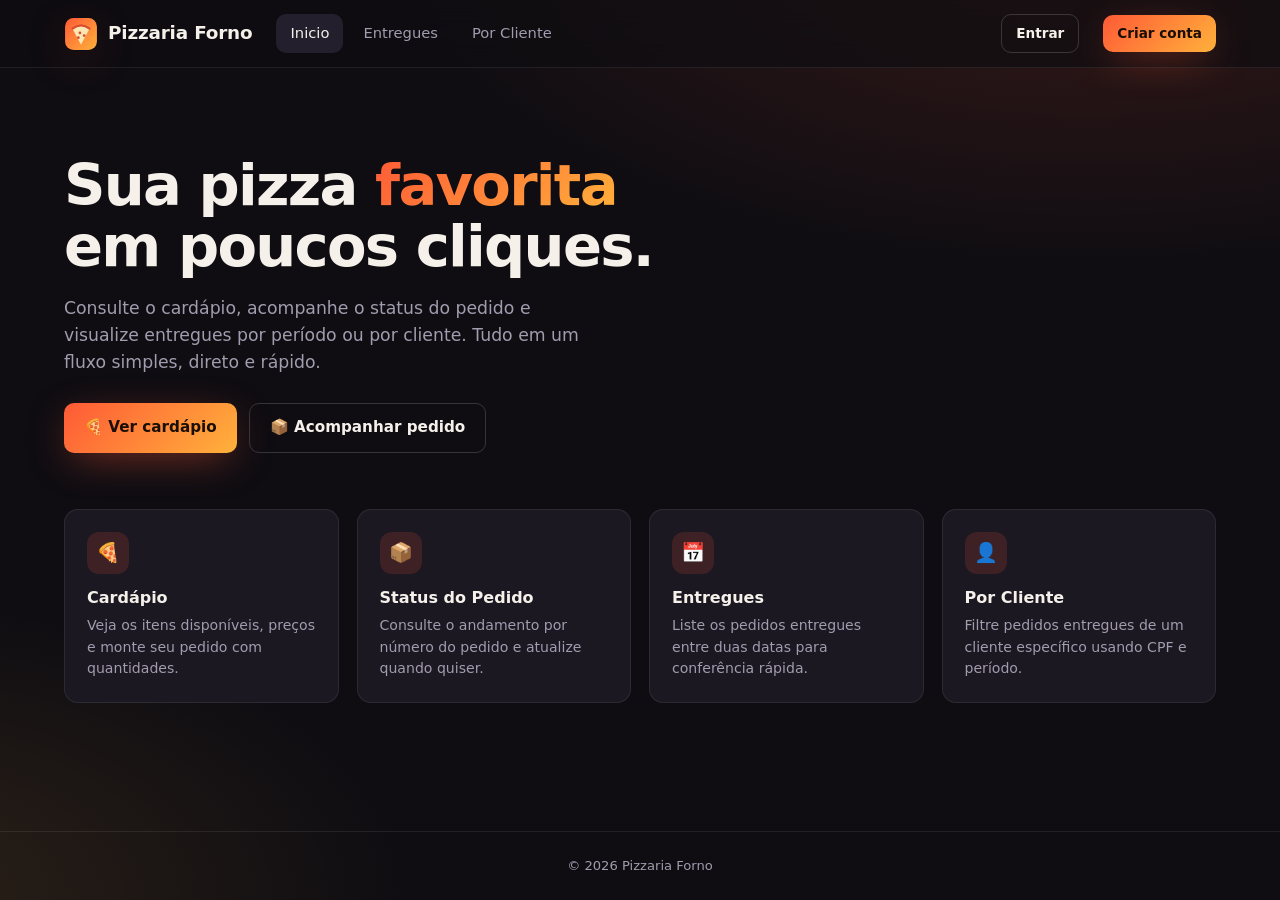
<file: src/main/resources/static/index.html>
<!doctype html>
<html lang="pt-BR">
<head>
<meta charset="utf-8">
<meta name="viewport" content="width=device-width,initial-scale=1">
<title>Pizzaria Forno - Sabor que chega rápido</title>
<link rel="icon" type="image/svg+xml" href="img/favicon.svg">
<link rel="stylesheet" href="css/style.css">
</head>
<body>
<nav class="nav"></nav>
<main>
  <section class="hero">
    <div>
      <h1>Sua pizza <span class="accent">favorita</span><br>em poucos cliques.</h1>
      <p>Consulte o cardápio, acompanhe o status do pedido e visualize entregues por período ou por cliente. Tudo em um fluxo simples, direto e rápido.</p>
      <div class="hero-cta">
        <a href="cardapio.html" class="btn btn-primary">🍕 Ver cardápio</a>
        <a href="status.html" class="btn btn-ghost">📦 Acompanhar pedido</a>
      </div>
    </div>
    <div class="hero-art" aria-hidden="true"></div>
  </section>

  <section class="features">
    <div class="feature">
      <div class="ico">🍕</div><h3>Cardápio</h3>
      <p>Veja os itens disponíveis, preços e monte seu pedido com quantidades.</p>
    </div>
    <div class="feature">
      <div class="ico">📦</div><h3>Status do Pedido</h3>
      <p>Consulte o andamento por número do pedido e atualize quando quiser.</p>
    </div>
    <div class="feature">
      <div class="ico">📅</div><h3>Entregues</h3>
      <p>Liste os pedidos entregues entre duas datas para conferência rápida.</p>
    </div>
    <div class="feature">
      <div class="ico">👤</div><h3>Por Cliente</h3>
      <p>Filtre pedidos entregues de um cliente específico usando CPF e período.</p>
    </div>
  </section>
</main>
<footer>© <span id="yr"></span> Pizzaria Forno</footer>

<script src="js/scripts.js"></script>
</body>
</html>
</file>
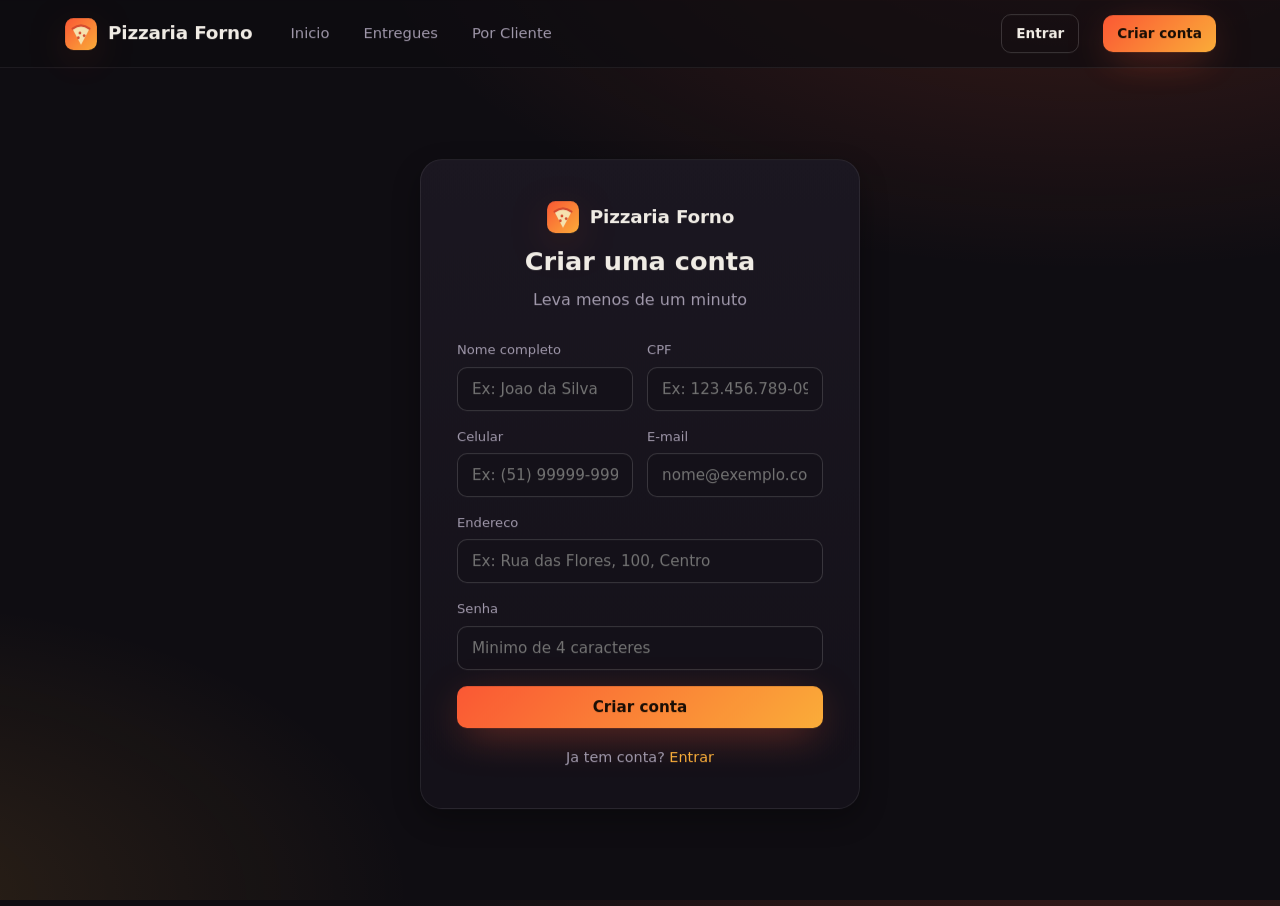
<file: src/main/resources/static/cadastro.html>
<!doctype html>
<html lang="pt-BR">
<head>
  <meta charset="utf-8" />
  <meta name="viewport" content="width=device-width,initial-scale=1" />
  <meta http-equiv="refresh" content="0; url=registrar.html" />
  <title>Redirecionando...</title>
</head>
<body></body>
</html>
</file>
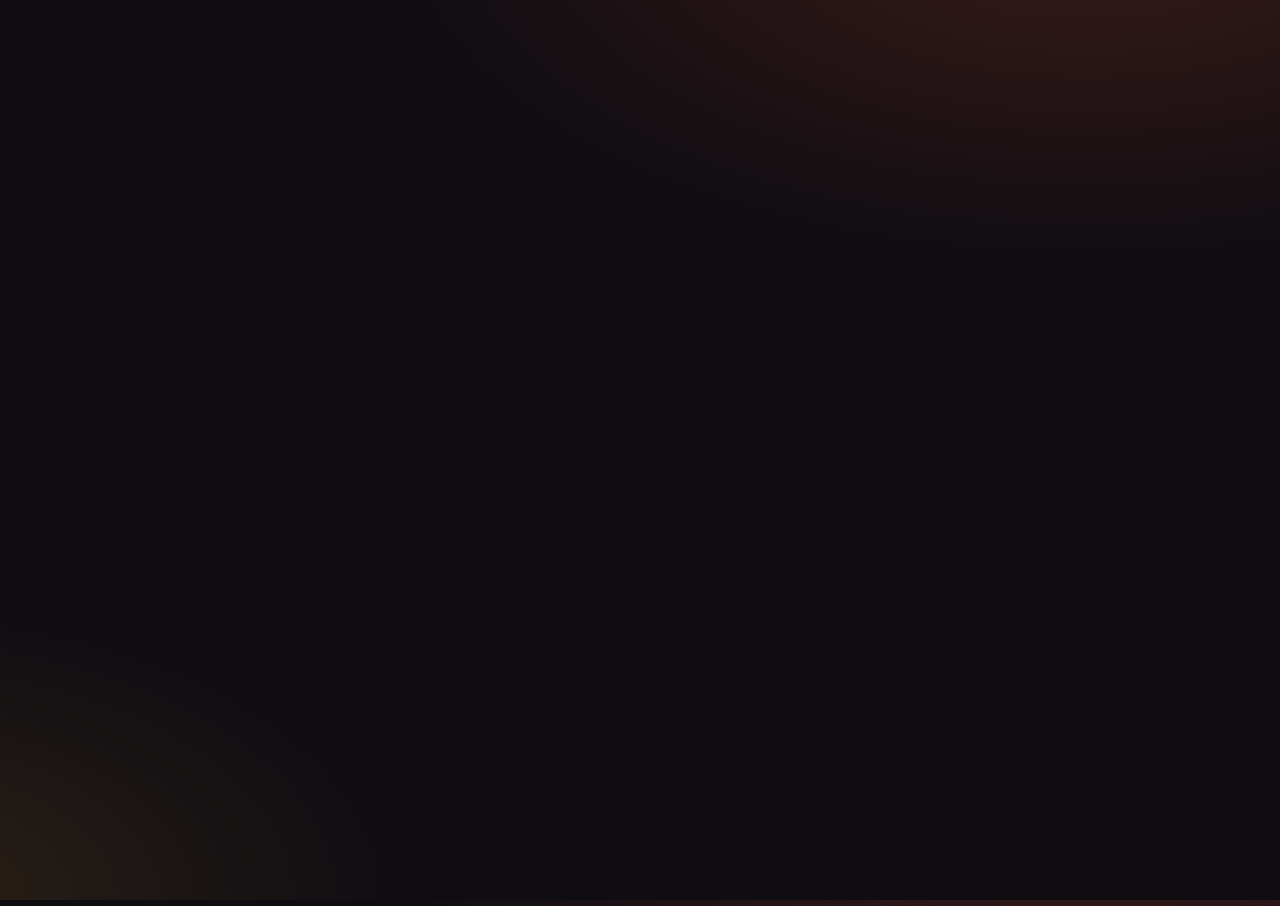
<file: src/main/resources/static/cancelar-pedido.html>
<!doctype html>
<html lang="pt-BR">
<head>
  <meta charset="utf-8" />
  <meta name="viewport" content="width=device-width,initial-scale=1" />
  <meta http-equiv="refresh" content="0; url=status.html" />
  <title>Redirecionando...</title>
</head>
<body></body>
</html>
</file>
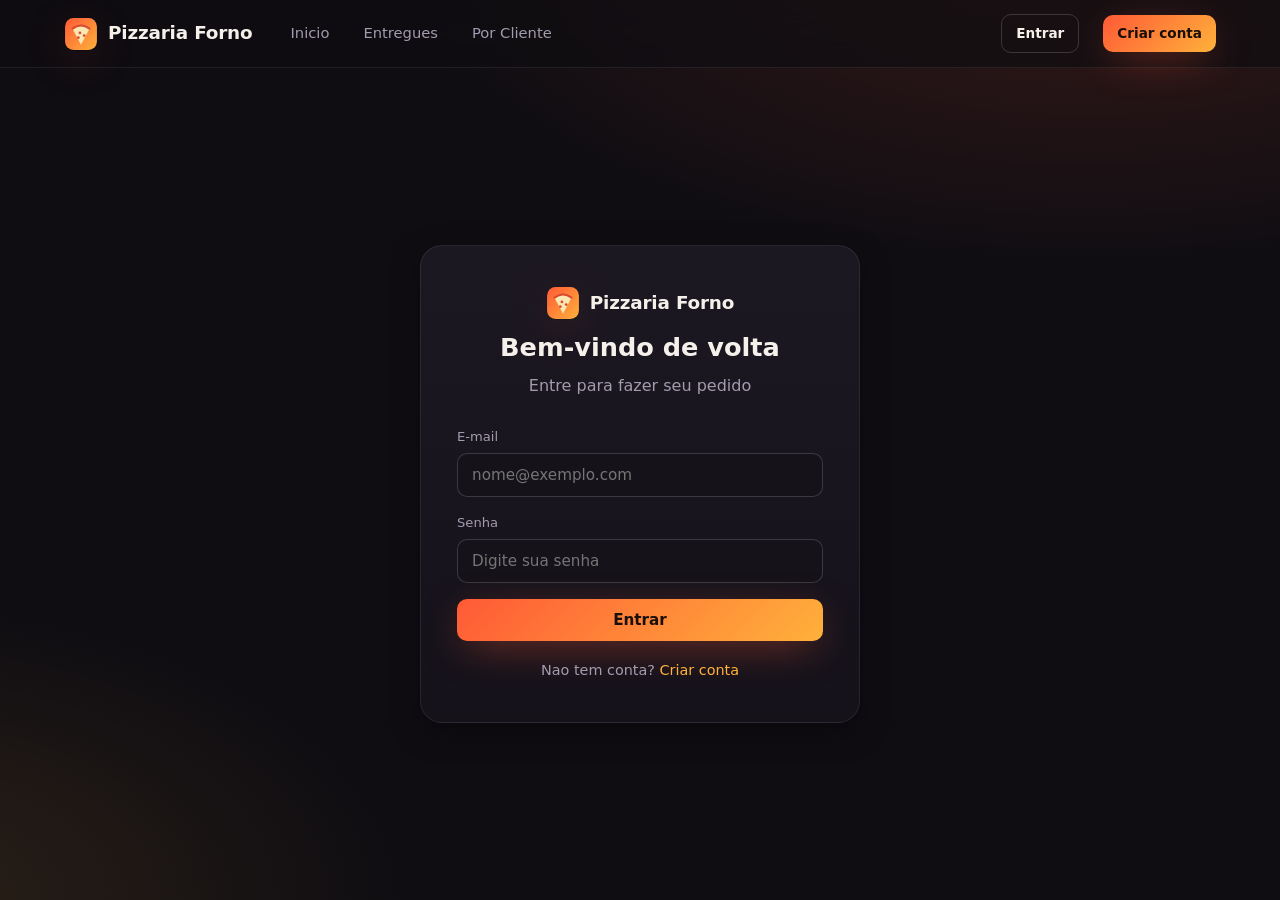
<file: src/main/resources/static/cardapio.html>
﻿<!doctype html>
<html lang="pt-BR">
<head>
<meta charset="utf-8">
<meta name="viewport" content="width=device-width,initial-scale=1">
<title>Cardapio - Pizzaria Forno</title>
<link rel="icon" type="image/svg+xml" href="img/favicon.svg">
<link rel="stylesheet" href="css/style.css">
</head>
<body>
<nav class="nav"></nav>
<main>
  <header class="page-header">
    <h1>Cardapio</h1>
    <p>Escolha suas pizzas, monte o pedido e envie para aprovacao.</p>
  </header>

  <div class="menu-layout">
    <section>
      <div id="menuList" class="menu-grid"></div>
    </section>

    <aside class="cart">
      <h2>Seu pedido</h2>
      <div id="cartList" class="cart-list"></div>

      <div class="field">
        <label for="endereco">Endereco de entrega</label>
        <input class="input" id="endereco" placeholder="Ex: Rua das Flores, 100, Centro" maxlength="200">
      </div>

      <div class="cart-totals">
        <div class="row-tot"><span>Itens</span><span id="cartCount">0</span></div>
        <div class="row-tot total"><span>Subtotal</span><span id="cartTotal">R$ 0,00</span></div>
      </div>

      <div class="actions">
        <button class="btn btn-primary btn-block" id="submitOrderBtn">Realizar Pedido</button>
      </div>
    </aside>
  </div>
</main>
<footer>© <span id="yr"></span> Pizzaria Forno</footer>

<script src="js/scripts.js"></script>
</body>
</html>
</file>
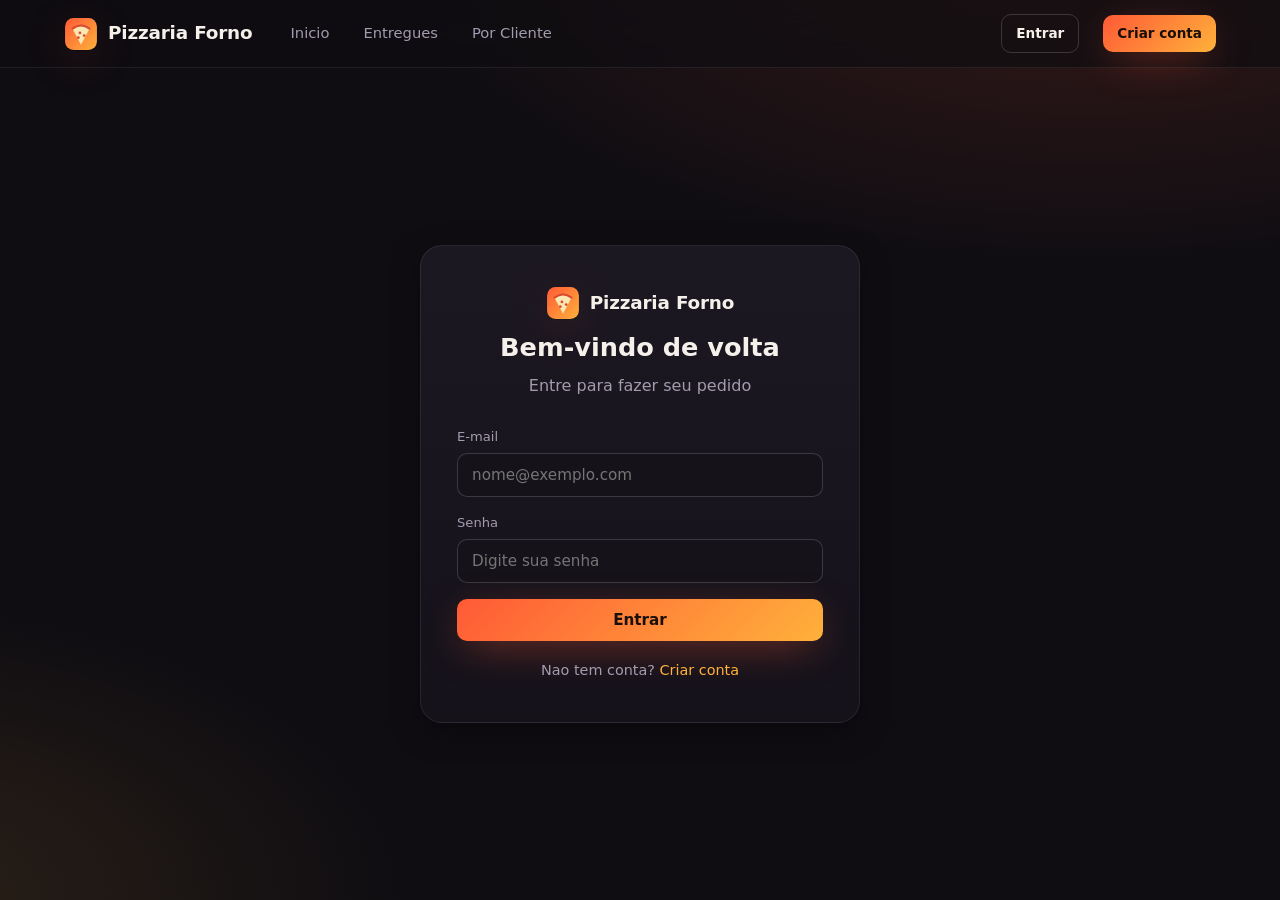
<file: src/main/resources/static/login.html>
﻿<!doctype html>
<html lang="pt-BR">
<head>
<meta charset="utf-8">
<meta name="viewport" content="width=device-width,initial-scale=1">
<title>Entrar - Pizzaria Forno</title>
<link rel="icon" type="image/svg+xml" href="img/favicon.svg">
<link rel="stylesheet" href="css/style.css">
</head>
<body>
<nav class="nav"></nav>
<div class="auth-wrap">
  <form class="auth-card" id="loginForm" novalidate>
    <div class="brand"><img class="brand-logo" src="img/logo.svg" alt="Logo"> Pizzaria Forno</div>
    <h1>Bem-vindo de volta</h1>
    <p class="sub">Entre para fazer seu pedido</p>

    <div class="field">
      <label for="email">E-mail</label>
      <input class="input" type="email" id="email" autocomplete="email" required placeholder="nome@exemplo.com">
    </div>
    <div class="field">
      <label for="senha">Senha</label>
      <input class="input" type="password" id="senha" autocomplete="current-password" required minlength="4" placeholder="Digite sua senha">
    </div>
    <button class="btn btn-primary btn-block" id="submitBtn" type="submit">Entrar</button>
    <p class="alt">Nao tem conta? <a href="registrar.html">Criar conta</a></p>
  </form>
</div>

<script src="js/scripts.js"></script>
</body>
</html>
</file>
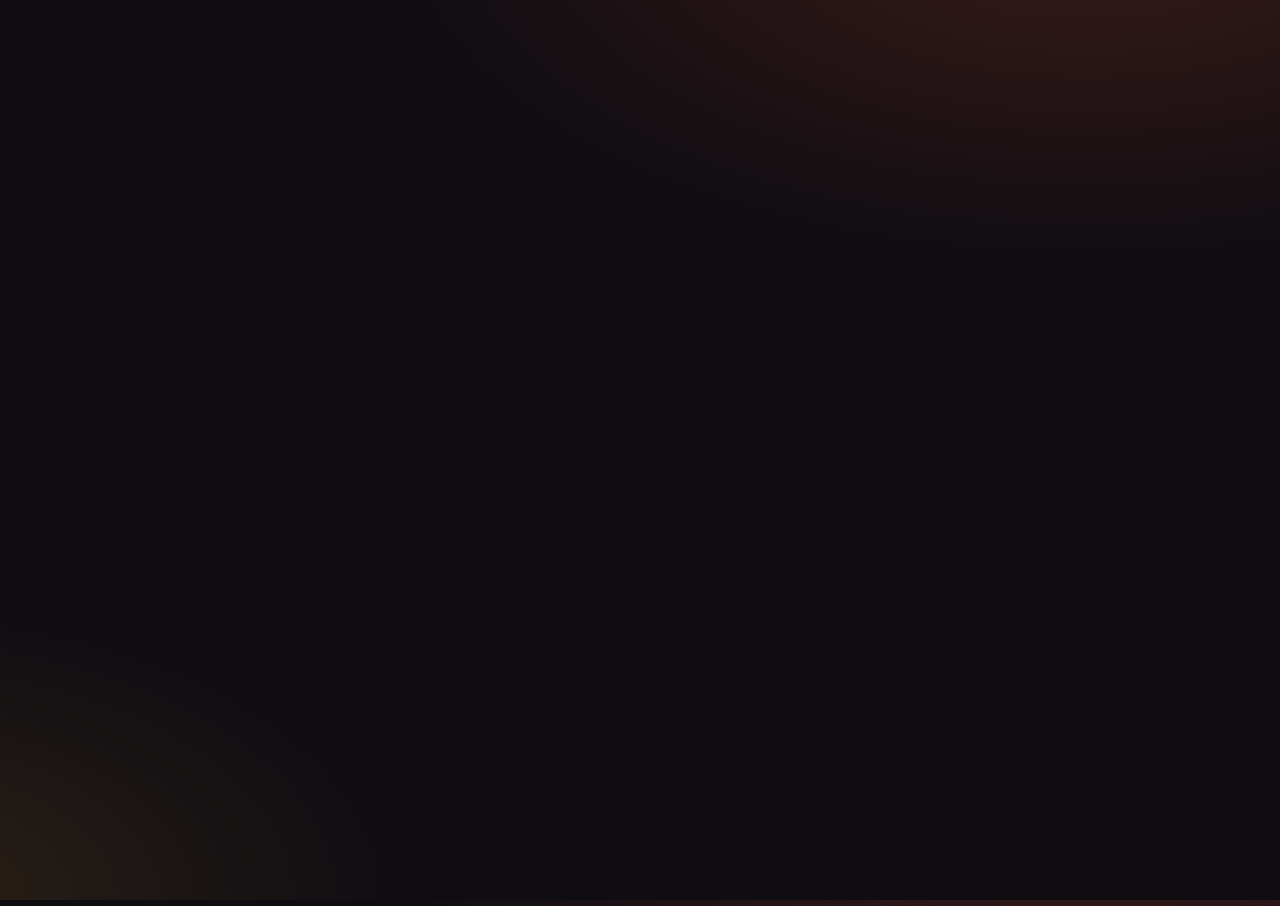
<file: src/main/resources/static/pedido.html>
<!doctype html>
<html lang="pt-BR">
<head>
  <meta charset="utf-8" />
  <meta name="viewport" content="width=device-width,initial-scale=1" />
  <meta http-equiv="refresh" content="0; url=cardapio.html" />
  <title>Redirecionando...</title>
</head>
<body></body>
</html>
</file>
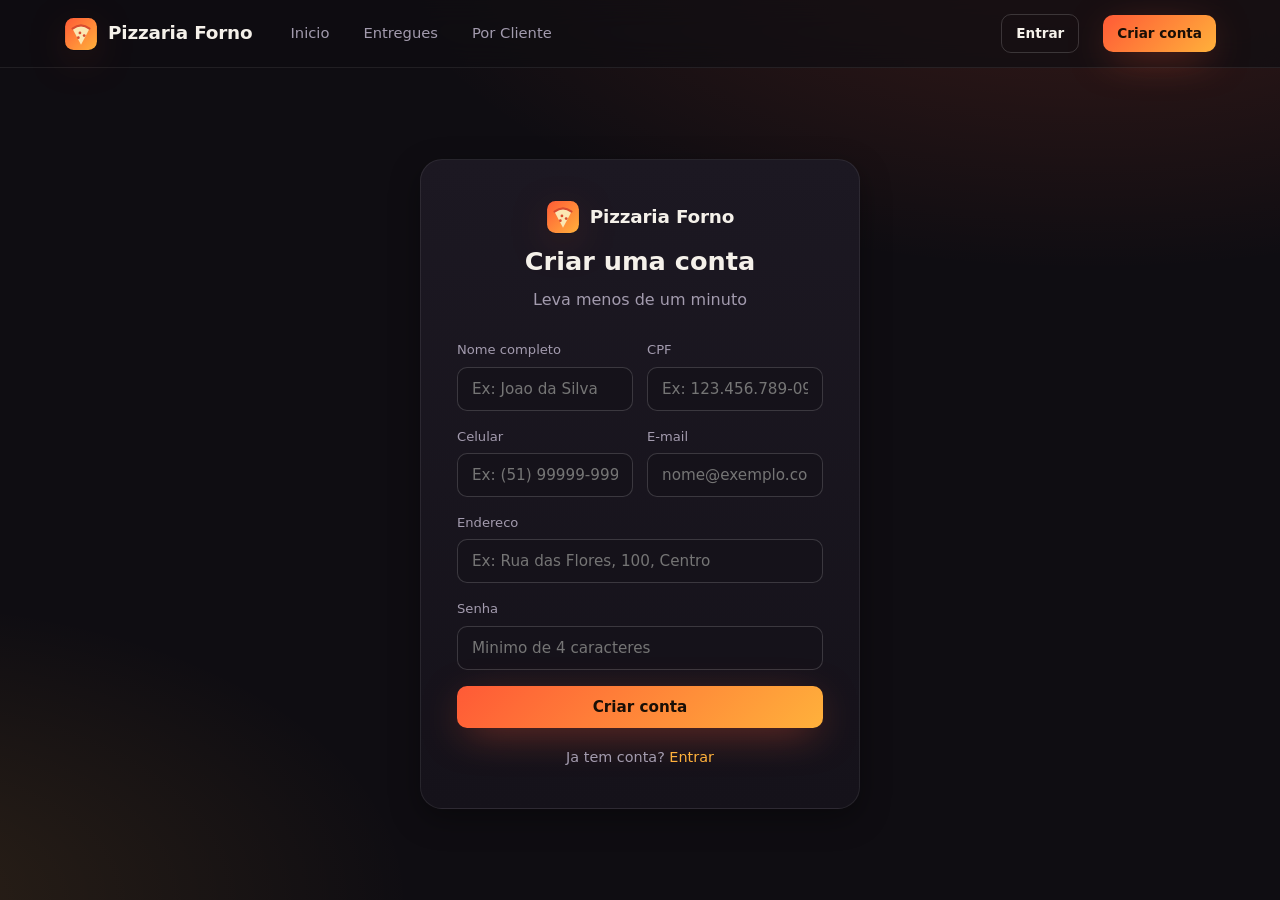
<file: src/main/resources/static/registrar.html>
﻿<!doctype html>
<html lang="pt-BR">
<head>
<meta charset="utf-8">
<meta name="viewport" content="width=device-width,initial-scale=1">
<title>Criar conta - Pizzaria Forno</title>
<link rel="icon" type="image/svg+xml" href="img/favicon.svg">
<link rel="stylesheet" href="css/style.css">
</head>
<body>
<nav class="nav"></nav>
<div class="auth-wrap">
  <form class="auth-card" id="registerForm" novalidate>
    <div class="brand"><img class="brand-logo" src="img/logo.svg" alt="Logo"> Pizzaria Forno</div>
    <h1>Criar uma conta</h1>
    <p class="sub">Leva menos de um minuto</p>

    <div class="row">
      <div class="field"><label for="nome">Nome completo</label>
        <input class="input" id="nome" required maxlength="120" placeholder="Ex: Joao da Silva"></div>
      <div class="field"><label for="cpf">CPF</label>
        <input class="input" id="cpf" required maxlength="20" placeholder="Ex: 123.456.789-09"></div>
    </div>
    <div class="row">
      <div class="field"><label for="celular">Celular</label>
        <input class="input" id="celular" required maxlength="20" placeholder="Ex: (51) 99999-9999"></div>
      <div class="field"><label for="email">E-mail</label>
        <input class="input" id="email" type="email" required maxlength="160" placeholder="nome@exemplo.com"></div>
    </div>
    <div class="field"><label for="endereco">Endereco</label>
      <input class="input" id="endereco" required maxlength="200" placeholder="Ex: Rua das Flores, 100, Centro"></div>
    <div class="field"><label for="senha">Senha</label>
      <input class="input" id="senha" type="password" required minlength="4" maxlength="64" placeholder="Minimo de 4 caracteres"></div>

    <button class="btn btn-primary btn-block" id="submitBtn" type="submit">Criar conta</button>
    <p class="alt">Ja tem conta? <a href="login.html">Entrar</a></p>
  </form>
</div>

<script src="js/scripts.js"></script>
</body>
</html>
</file>
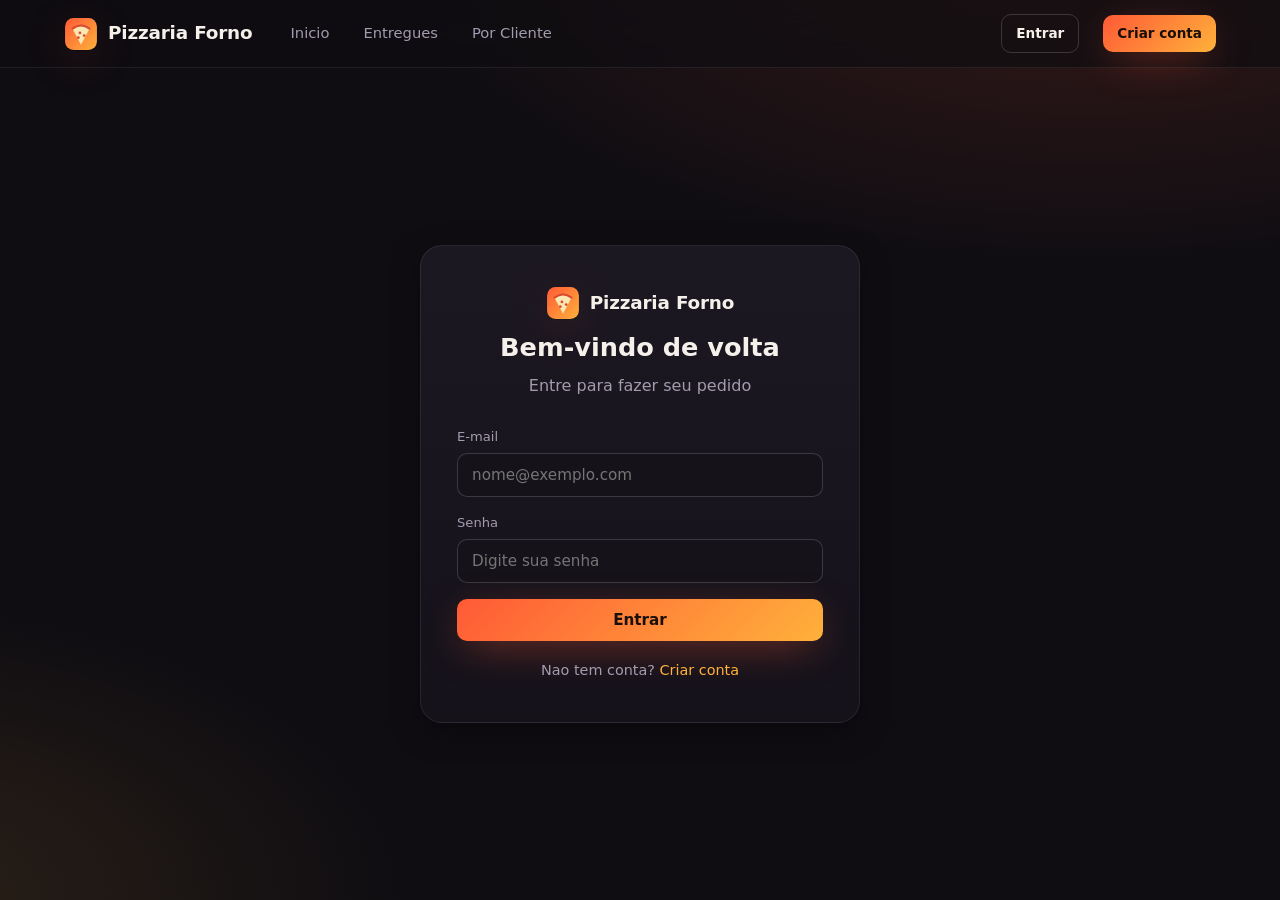
<file: src/main/resources/static/status.html>
﻿<!doctype html>
<html lang="pt-BR">
<head>
<meta charset="utf-8">
<meta name="viewport" content="width=device-width,initial-scale=1">
<title>Status do Pedido - Pizzaria Forno</title>
<link rel="icon" type="image/svg+xml" href="img/favicon.svg">
<link rel="stylesheet" href="css/style.css">
</head>
<body>
<nav class="nav"></nav>
<main>
  <header class="page-header">
    <h1>Acompanhar pedido</h1>
    <p>Consulte status, pague ou cancele um pedido.</p>
    <p id="lastOrderId" class="sub"></p>
  </header>

  <section class="card">
    <h2>Buscar por numero</h2>
    <p class="sub">Informe o ID do pedido para consultar.</p>
    <div class="row">
      <div class="field">
        <label for="pedidoId">ID do pedido</label>
        <input class="input" id="pedidoId" placeholder="Ex: 42 (somente numero)">
      </div>
      <div class="field field-end">
        <button class="btn btn-primary" id="buscarBtn">Consultar</button>
      </div>
    </div>
  </section>

  <section id="pedidoSection" class="card hidden-section">
    <div class="flex status-head">
      <div>
        <h2>Pedido <span id="poId"></span></h2>
        <p class="sub" id="poMsg"></p>
      </div>
      <span class="status-badge" id="poStatus">-</span>
    </div>

    <div class="summary">
      <div class="summary-item"><div class="lbl">Custo dos itens</div><div class="val" id="poCustoItens">-</div></div>
      <div class="summary-item"><div class="lbl">Desconto</div><div class="val" id="poDesconto">-</div></div>
      <div class="summary-item"><div class="lbl">Imposto</div><div class="val" id="poImposto">-</div></div>
      <div class="summary-item total"><div class="lbl">Total</div><div class="val" id="poTotal">-</div></div>
    </div>

    <div id="poExtra"></div>

    <div class="actions">
      <button class="btn btn-success" id="pagarBtn">Pagar pedido</button>
      <button class="btn btn-danger" id="cancelarBtn">Cancelar pedido</button>
      <button class="btn btn-ghost" id="atualizarBtn">Atualizar status</button>
    </div>
  </section>
</main>
<footer>© <span id="yr"></span> Pizzaria Forno</footer>

<script src="js/scripts.js"></script>
</body>
</html>
</file>
<file: src/main/resources/static/css/style.css>
/* ============ Tele-Pizzaria - Design System ============ */
:root{
  --bg:#0f0d12;
  --bg-2:#15121a;
  --surface:#1c1822;
  --surface-2:#241f2c;
  --border:rgba(255,255,255,.08);
  --border-strong:rgba(255,255,255,.16);
  --text:#f5f1ea;
  --text-muted:#a39bae;
  --primary:#ff5a36;          /* tomate */
  --primary-2:#ffb13b;         /* mussarela dourada */
  --primary-grad:linear-gradient(135deg,#ff5a36 0%,#ffb13b 100%);
  --success:#3ddc97;
  --danger:#ff5577;
  --warning:#ffc857;
  --info:#7dd3fc;
  --radius:14px;
  --radius-sm:10px;
  --radius-lg:22px;
  --shadow-sm:0 2px 8px rgba(0,0,0,.25);
  --shadow:0 10px 30px rgba(0,0,0,.35);
  --shadow-glow:0 10px 40px -10px rgba(255,90,54,.55);
  --transition:.25s cubic-bezier(.4,0,.2,1);
  --font:'Inter','Segoe UI',system-ui,-apple-system,sans-serif;
}

*{box-sizing:border-box;margin:0;padding:0}
html,body{height:100%}
body{
  font-family:var(--font);
  background:
    radial-gradient(1200px 600px at 85% -10%,rgba(255,90,54,.18),transparent 60%),
    radial-gradient(900px 500px at -10% 100%,rgba(255,177,59,.12),transparent 60%),
    var(--bg);
  color:var(--text);
  min-height:100vh;
  line-height:1.55;
  -webkit-font-smoothing:antialiased;
  display:flex;flex-direction:column;
  opacity:0;
  transform:translateY(6px);
  transition:opacity .2s ease, transform .2s ease;
}
body.page-ready{opacity:1;transform:none}
body.page-leave{opacity:0;transform:translateY(4px)}
a{color:var(--primary-2);text-decoration:none}
a:hover{color:var(--primary)}

/* ============ Navbar ============ */
.nav{
  position:sticky;top:0;z-index:50;
  -webkit-backdrop-filter:blur(14px);
  backdrop-filter:blur(14px);
  background:rgba(15,13,18,.7);
  border-bottom:1px solid var(--border);
}
.nav-inner{
  max-width:1200px;margin:0 auto;
  padding:14px 24px;
  display:flex;align-items:center;gap:24px;
}
.brand{
  display:flex;align-items:center;gap:10px;
  font-weight:800;font-size:1.15rem;letter-spacing:-.01em;
  color:var(--text);
}
.brand-logo{
  width:34px;height:34px;border-radius:10px;
  display:block;object-fit:contain;
  box-shadow:var(--shadow-glow);
}

.field-end{display:flex;align-items:flex-end}
.hidden-section{display:none}
.status-head{justify-content:space-between}
.nav-links{display:flex;gap:6px;flex-wrap:wrap;flex:1}
.nav-links a{
  color:var(--text-muted);font-weight:500;font-size:.92rem;
  padding:8px 14px;border-radius:10px;transition:var(--transition);
}
.nav-links a:hover{color:var(--text);background:var(--surface)}
.nav-links a.active{color:var(--text);background:var(--surface-2)}
.nav-user{display:flex;align-items:center;gap:10px;font-size:.88rem;color:var(--text-muted)}
.nav-user strong{color:var(--text)}
.nav-toggle{
  display:none;background:none;border:1px solid var(--border-strong);
  color:var(--text);padding:8px 12px;border-radius:10px;cursor:pointer;
}

/* ============ Layout ============ */
main{flex:1;width:100%;max-width:1200px;margin:0 auto;padding:32px 24px 64px}
.page-header{margin-bottom:28px}
.page-header h1{font-size:1.9rem;font-weight:800;letter-spacing:-.02em}
.page-header p{color:var(--text-muted);margin-top:4px}

/* ============ Cards ============ */
.card{
  background:linear-gradient(180deg,var(--surface) 0%,var(--bg-2) 100%);
  border:1px solid var(--border);
  border-radius:var(--radius-lg);
  padding:28px;
  box-shadow:var(--shadow);
}
.card + .card{margin-top:20px}
.card h2{font-size:1.25rem;margin-bottom:6px}
.card .sub{color:var(--text-muted);font-size:.92rem;margin-bottom:20px}

/* ============ Auth pages ============ */
.auth-wrap{
  flex:1;display:grid;place-items:center;padding:48px 20px;
}
.auth-card{
  width:100%;max-width:440px;
  background:linear-gradient(180deg,var(--surface) 0%,var(--bg-2) 100%);
  border:1px solid var(--border);
  border-radius:var(--radius-lg);
  padding:40px 36px;
  box-shadow:var(--shadow);
}
.auth-card .brand{justify-content:center;margin-bottom:8px}
.auth-card h1{text-align:center;font-size:1.6rem;margin-bottom:6px}
.auth-card .sub{text-align:center;color:var(--text-muted);margin-bottom:28px}
.auth-card .alt{text-align:center;margin-top:18px;font-size:.9rem;color:var(--text-muted)}

/* ============ Forms ============ */
.field{margin-bottom:16px}
.field label{display:block;font-size:.82rem;color:var(--text-muted);margin-bottom:6px;font-weight:500}
.input,select,textarea{
  width:100%;
  background:var(--bg-2);
  border:1px solid var(--border-strong);
  color:var(--text);
  padding:12px 14px;
  border-radius:var(--radius-sm);
  font-family:inherit;font-size:.95rem;
  transition:var(--transition);
}
.input-date{
  padding-right:44px;
  cursor:pointer;
  background-image:url("data:image/svg+xml,%3Csvg xmlns='http://www.w3.org/2000/svg' width='18' height='18' viewBox='0 0 24 24' fill='none' stroke='%23f5f1ea' stroke-width='2' stroke-linecap='round' stroke-linejoin='round'%3E%3Crect x='3' y='4' width='18' height='18' rx='2' ry='2'/%3E%3Cline x1='16' y1='2' x2='16' y2='6'/%3E%3Cline x1='8' y1='2' x2='8' y2='6'/%3E%3Cline x1='3' y1='10' x2='21' y2='10'/%3E%3C/svg%3E");
  background-repeat:no-repeat;
  background-position:right 14px center;
  background-size:18px 18px;
}
.input:focus,select:focus,textarea:focus{
  outline:none;border-color:var(--primary);
  box-shadow:0 0 0 3px rgba(255,90,54,.18);
}
input[type="date"]::-webkit-calendar-picker-indicator,
input[type="time"]::-webkit-calendar-picker-indicator{
  filter:invert(1) brightness(1.1);
  opacity:.95;
  cursor:pointer;
}
input[type="number"]::-webkit-inner-spin-button,
input[type="number"]::-webkit-outer-spin-button{
  filter:invert(1);
}
.row{display:grid;grid-template-columns:1fr 1fr;gap:14px}
@media(max-width:560px){.row{grid-template-columns:1fr}}

/* ============ Buttons ============ */
.btn{
  display:inline-flex;align-items:center;justify-content:center;gap:8px;
  border:none;cursor:pointer;
  padding:12px 20px;border-radius:var(--radius-sm);
  font-family:inherit;font-weight:600;font-size:.95rem;
  transition:var(--transition);
  background:var(--surface-2);color:var(--text);
}
.btn:hover{transform:translateY(-1px);background:var(--surface)}
.btn:disabled{opacity:.55;cursor:not-allowed;transform:none}
.btn-primary{
  background:var(--primary-grad);color:#1a0f06;
  box-shadow:var(--shadow-glow);
}
.btn-primary:hover{filter:brightness(1.05)}
.btn-ghost{background:transparent;border:1px solid var(--border-strong)}
.btn-danger{background:rgba(255,85,119,.12);color:var(--danger);border:1px solid rgba(255,85,119,.4)}
.btn-danger:hover{background:rgba(255,85,119,.2)}
.btn-success{background:rgba(61,220,151,.12);color:var(--success);border:1px solid rgba(61,220,151,.4)}
.btn-success:hover{background:rgba(61,220,151,.2)}
.btn-block{width:100%}
.btn-sm{padding:8px 14px;font-size:.85rem}

/* ============ Hero (home) ============ */
.hero{
  display:grid;grid-template-columns:1.1fr .9fr;gap:48px;align-items:center;
  padding:56px 0 32px;
}
.hero h1{
  font-size:clamp(2.2rem,5vw,3.6rem);font-weight:800;letter-spacing:-.03em;
  line-height:1.05;margin-bottom:18px;
}
.hero h1 .accent{
  background:var(--primary-grad);-webkit-background-clip:text;background-clip:text;color:transparent;
}
.hero p{color:var(--text-muted);font-size:1.08rem;max-width:520px;margin-bottom:28px}
.hero-cta{display:flex;gap:12px;flex-wrap:wrap}
.hero-art{
  aspect-ratio:1;max-width:420px;justify-self:center;
  border-radius:50%;
  background:
    radial-gradient(circle at 40% 35%,#ffd17a 0%,#ff8c42 35%,#c1361b 70%,#5b1a0e 100%);
  position:relative;
  box-shadow:0 30px 80px -20px rgba(255,90,54,.5),inset 0 0 80px rgba(0,0,0,.4);
  animation:spin 60s linear infinite;
}
.hero-art::before,.hero-art::after{
  content:"";position:absolute;border-radius:50%;
}
.hero-art::before{
  inset:8%;background:
    radial-gradient(circle at 30% 30%,#ff5050 6%,transparent 7%) 20% 20%/40% 40%,
    radial-gradient(circle at 70% 60%,#ff5050 6%,transparent 7%) 60% 70%/40% 40%,
    radial-gradient(circle at 50% 80%,#ff5050 6%,transparent 7%) 30% 80%/40% 40%,
    radial-gradient(circle at 20% 70%,#ff5050 6%,transparent 7%) 75% 30%/40% 40%,
    #f7c873;
  box-shadow:inset 0 0 30px rgba(0,0,0,.35);
}
@keyframes spin{to{transform:rotate(360deg)}}
@media(max-width:860px){
  .hero{grid-template-columns:1fr;text-align:center;padding:32px 0}
  .hero p{margin-left:auto;margin-right:auto}
  .hero-cta{justify-content:center}
  .hero-art{max-width:280px}
}

.features{
  display:grid;grid-template-columns:repeat(auto-fit,minmax(220px,1fr));gap:18px;margin-top:24px;
}
.feature{
  background:var(--surface);border:1px solid var(--border);
  padding:22px;border-radius:var(--radius);
}
.feature .ico{
  width:42px;height:42px;border-radius:12px;
  background:rgba(255,90,54,.15);color:var(--primary);
  display:grid;place-items:center;font-size:1.2rem;margin-bottom:12px;
}
.feature h3{font-size:1rem;margin-bottom:4px}
.feature p{color:var(--text-muted);font-size:.88rem}

/* ============ Cardápio ============ */
.menu-grid{
  display:grid;grid-template-columns:repeat(auto-fill,minmax(280px,1fr));gap:18px;
}
.menu-item{
  background:linear-gradient(180deg,var(--surface) 0%,var(--bg-2) 100%);
  border:1px solid var(--border);border-radius:var(--radius);
  padding:20px;display:flex;flex-direction:column;gap:12px;
  transition:var(--transition);
}
.menu-item:hover{border-color:var(--border-strong);transform:translateY(-2px)}
.menu-item.unavailable{
  opacity:.72;
  border-color:rgba(255,85,119,.45);
}
.menu-item.unavailable:hover{transform:none}
.menu-item .id{font-size:.75rem;color:var(--text-muted);letter-spacing:.05em;text-transform:uppercase}
.menu-item h3{font-size:1.05rem;line-height:1.3}
.menu-item .price{
  font-size:1.4rem;font-weight:800;
  background:var(--primary-grad);-webkit-background-clip:text;background-clip:text;color:transparent;
}
.qty{display:flex;align-items:center;gap:8px;margin-top:auto}
.qty button{
  width:34px;height:34px;border-radius:10px;border:1px solid var(--border-strong);
  background:var(--surface-2);color:var(--text);font-size:1.1rem;cursor:pointer;
  transition:var(--transition);
}
.qty button:hover{background:var(--primary);color:#1a0f06;border-color:var(--primary)}
.qty input{
  width:56px;text-align:center;background:var(--bg-2);
  border:1px solid var(--border-strong);color:var(--text);
  border-radius:10px;padding:7px;font-family:inherit;font-weight:600;
}
.menu-unavailable{
  margin-top:8px;
  font-size:.82rem;
  color:var(--danger);
}

.menu-layout{display:grid;grid-template-columns:1fr 360px;gap:24px;align-items:start}
@media(max-width:960px){.menu-layout{grid-template-columns:1fr}}

/* ============ Carrinho ============ */
.cart{
  position:sticky;top:90px;
  background:linear-gradient(180deg,var(--surface) 0%,var(--bg-2) 100%);
  border:1px solid var(--border);border-radius:var(--radius-lg);
  padding:24px;box-shadow:var(--shadow);
}
.cart h2{font-size:1.15rem;margin-bottom:14px}
.cart-list{display:flex;flex-direction:column;gap:10px;margin-bottom:16px;max-height:300px;overflow-y:auto}
.cart-item{
  display:flex;justify-content:space-between;align-items:center;gap:10px;
  padding:10px 12px;background:var(--surface-2);border-radius:10px;font-size:.88rem;
}
.cart-item .name{flex:1;min-width:0;overflow:hidden;text-overflow:ellipsis;white-space:nowrap}
.cart-item .meta{color:var(--text-muted);font-size:.78rem}
.cart-empty{color:var(--text-muted);font-size:.9rem;text-align:center;padding:24px 0}
.cart-totals{border-top:1px solid var(--border);padding-top:14px;display:flex;flex-direction:column;gap:6px;font-size:.9rem}
.cart-totals .row-tot{display:flex;justify-content:space-between;color:var(--text-muted)}
.cart-totals .row-tot.total{color:var(--text);font-weight:700;font-size:1.1rem;margin-top:6px}

/* ============ Pedido / Status ============ */
.summary{
  display:grid;grid-template-columns:repeat(auto-fit,minmax(180px,1fr));gap:14px;margin:20px 0;
}
.summary-item{
  background:var(--surface-2);padding:16px;border-radius:var(--radius-sm);border:1px solid var(--border);
}
.summary-item .lbl{font-size:.75rem;text-transform:uppercase;letter-spacing:.05em;color:var(--text-muted)}
.summary-item .val{font-size:1.15rem;font-weight:700;margin-top:4px}
.summary-item.total .val{
  background:var(--primary-grad);-webkit-background-clip:text;background-clip:text;color:transparent;
}

.status-badge{
  display:inline-flex;align-items:center;gap:6px;
  padding:6px 12px;border-radius:999px;font-size:.82rem;font-weight:600;
  background:var(--surface-2);border:1px solid var(--border-strong);
}
.status-badge::before{content:"";width:8px;height:8px;border-radius:50%;background:var(--info)}
.status-badge.aprovado::before,.status-badge.aprovada::before{background:var(--success)}
.status-badge.pago::before,.status-badge.entregue::before{background:var(--success)}
.status-badge.cancelado::before,.status-badge.abandonado::before{background:var(--danger)}
.status-badge.novo::before,.status-badge.pendente::before,.status-badge.preparando::before,.status-badge.aguardando::before,.status-badge.preparacao::before{background:var(--warning)}
.status-badge.pronto::before,.status-badge.transporte::before{background:var(--info)}

.actions{display:flex;flex-wrap:wrap;gap:10px;margin-top:16px}

/* ============ Tabela ============ */
.table-wrap{overflow-x:auto;border-radius:var(--radius);border:1px solid var(--border)}
table{width:100%;border-collapse:collapse;font-size:.9rem}
th,td{padding:14px 16px;text-align:left;border-bottom:1px solid var(--border)}
th{background:var(--surface-2);font-size:.78rem;text-transform:uppercase;letter-spacing:.05em;color:var(--text-muted);font-weight:600}
tbody tr:hover{background:var(--surface)}
tbody tr:last-child td{border-bottom:none}

/* ============ Toast ============ */
.toast-host{position:fixed;top:20px;right:20px;z-index:9999;display:flex;flex-direction:column;gap:10px;max-width:360px}
.toast{
  background:var(--surface-2);border:1px solid var(--border-strong);
  padding:14px 16px;border-radius:var(--radius-sm);box-shadow:var(--shadow);
  display:flex;align-items:flex-start;gap:10px;font-size:.9rem;
  animation:slideIn .3s ease;
}
.toast.interactive{display:block;min-width:290px}
.toast-text{margin-bottom:10px;line-height:1.35}
.toast-actions{display:flex;justify-content:flex-end;gap:8px}
.toast-btn{
  border:1px solid var(--border-strong);
  background:transparent;
  color:var(--text);
  border-radius:8px;
  padding:6px 12px;
  font-size:.82rem;
  cursor:pointer;
}
.toast-btn.primary{
  background:var(--primary-grad);
  color:#1a0f06;
  border-color:transparent;
}
.toast.success{border-left:3px solid var(--success)}
.toast.error{border-left:3px solid var(--danger)}
.toast.info{border-left:3px solid var(--info)}
@keyframes slideIn{from{opacity:0;transform:translateX(20px)}to{opacity:1;transform:translateX(0)}}

/* ============ Loader ============ */
.loader{
  display:inline-block;width:18px;height:18px;
  border:2px solid rgba(255,255,255,.2);border-top-color:#fff;
  border-radius:50%;animation:spin2 .8s linear infinite;
}
@keyframes spin2{to{transform:rotate(360deg)}}
.loading-overlay{
  position:fixed;inset:0;background:rgba(15,13,18,.6);-webkit-backdrop-filter:blur(4px);backdrop-filter:blur(4px);
  display:none;align-items:center;justify-content:center;z-index:9998;
}
.loading-overlay.show{display:flex}
.loading-overlay .loader{width:42px;height:42px;border-width:3px;border-top-color:var(--primary)}

/* ============ Helpers ============ */
.muted{color:var(--text-muted)}
.center{text-align:center}
.empty-state{
  text-align:center;padding:48px 20px;color:var(--text-muted);
}
.empty-state .ico{font-size:3rem;margin-bottom:10px;opacity:.4}
.divider{height:1px;background:var(--border);margin:20px 0}
.flex{display:flex;gap:10px;align-items:center;flex-wrap:wrap}

footer{
  text-align:center;padding:24px;color:var(--text-muted);font-size:.82rem;
  border-top:1px solid var(--border);margin-top:auto;
}

/* ============ Mobile nav ============ */
@media(max-width:780px){
  .nav-toggle{display:inline-flex}
  .nav-links{
    display:none;position:absolute;top:64px;left:0;right:0;
    flex-direction:column;background:var(--bg-2);
    border-bottom:1px solid var(--border);padding:12px 24px;gap:4px;
  }
  .nav-links.open{display:flex}
  .nav-user{font-size:.8rem}
}
</file>
